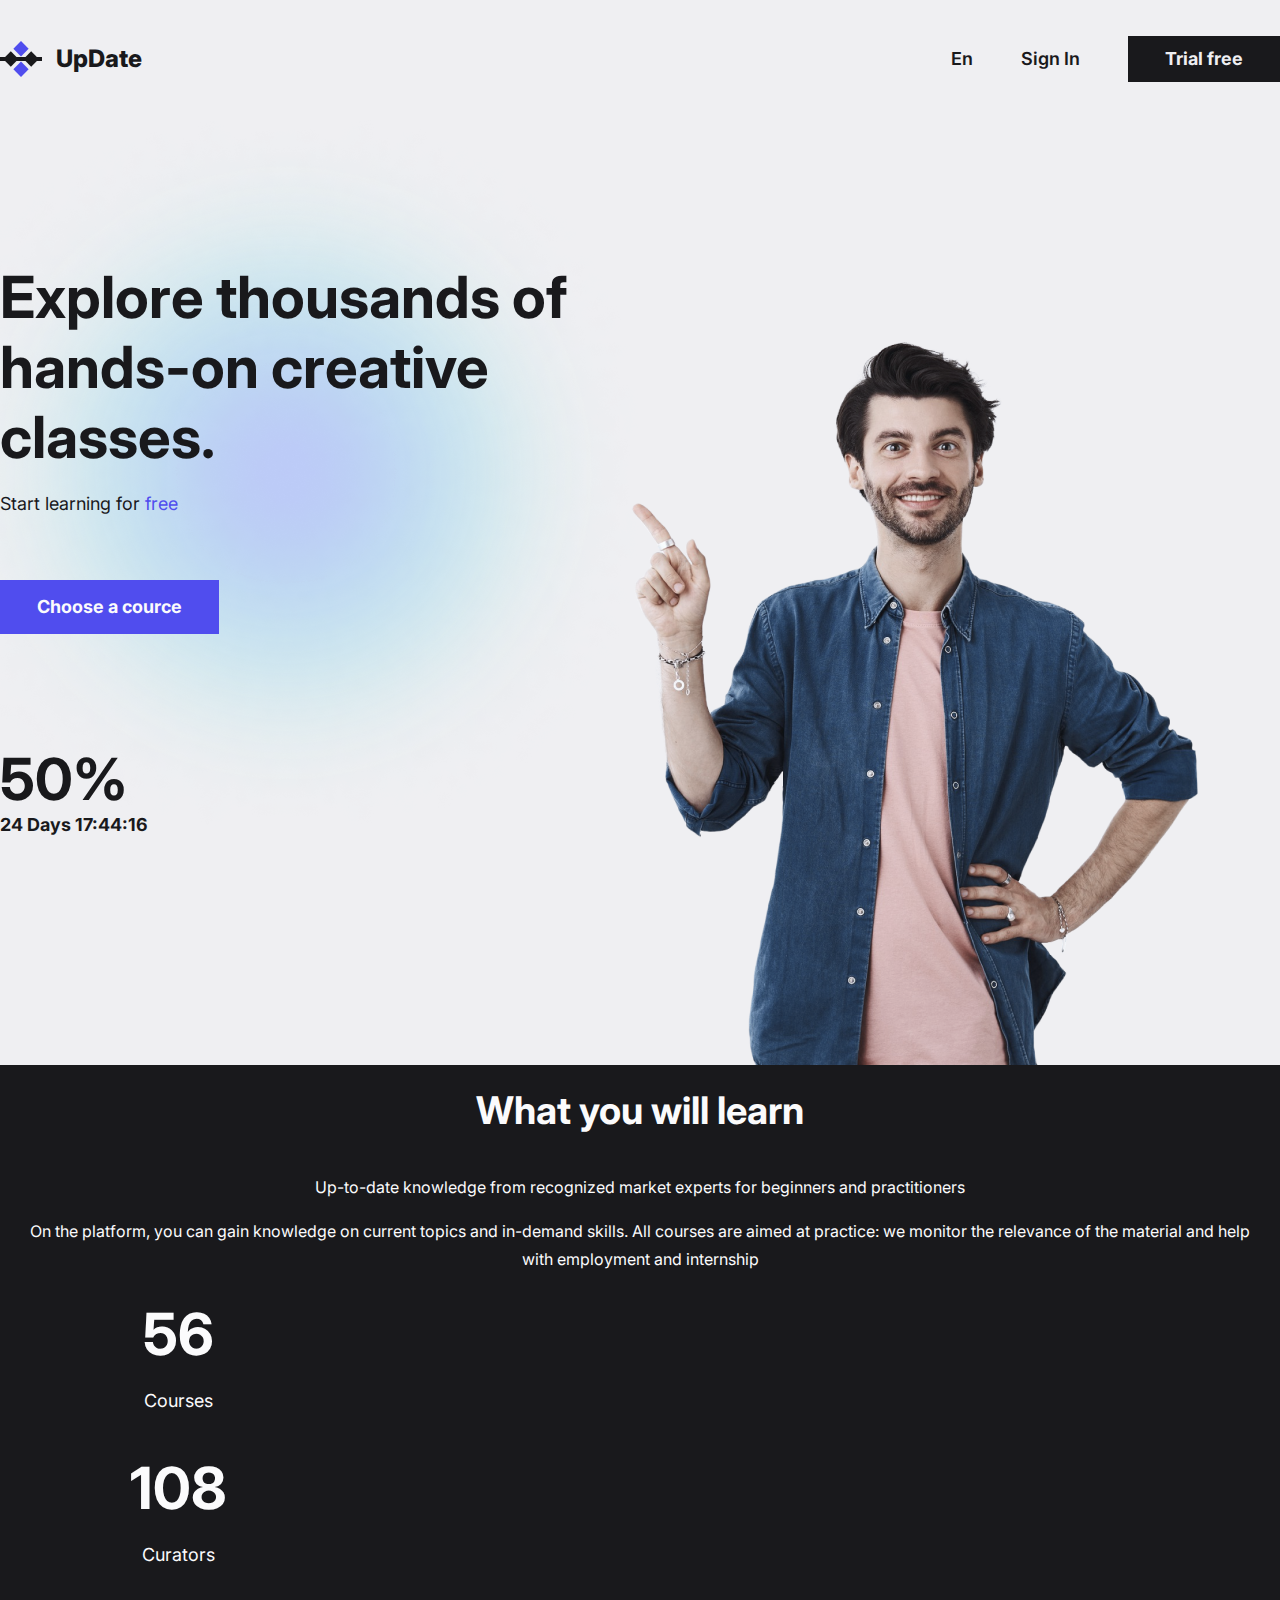
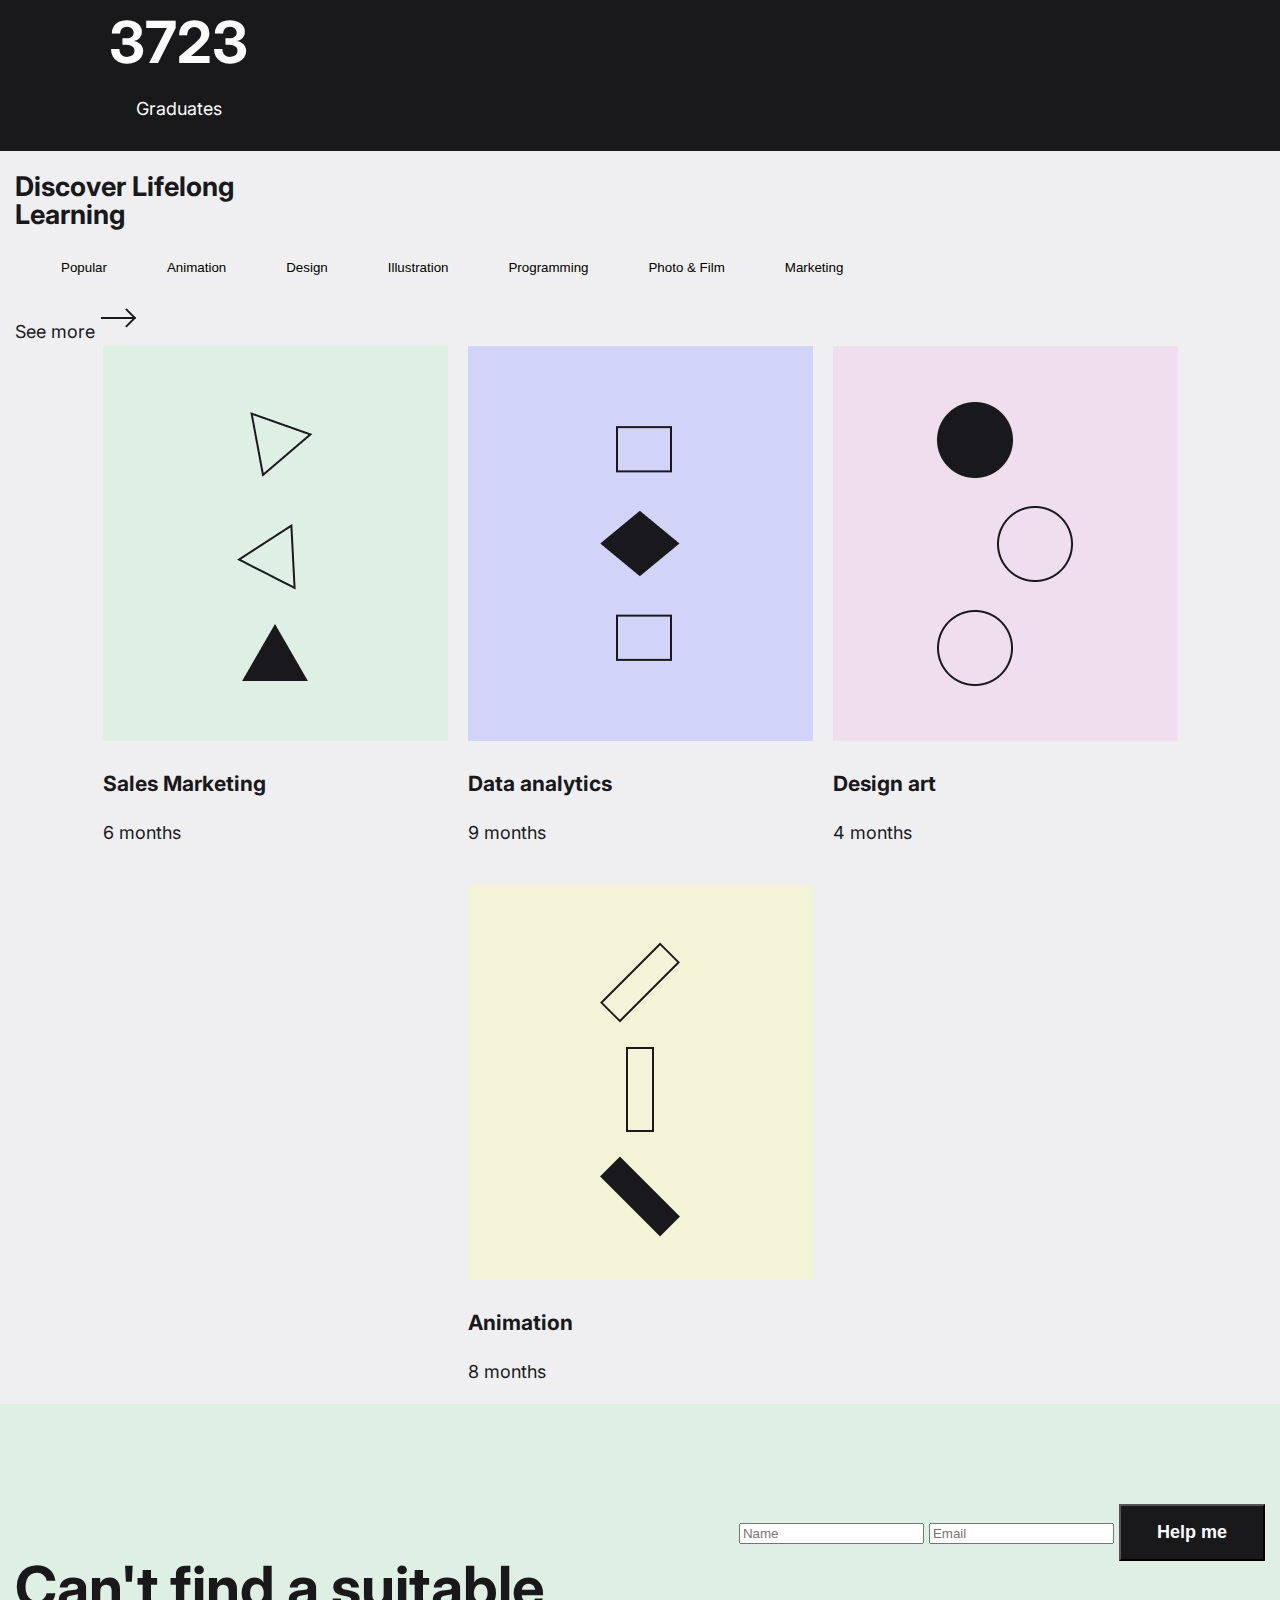
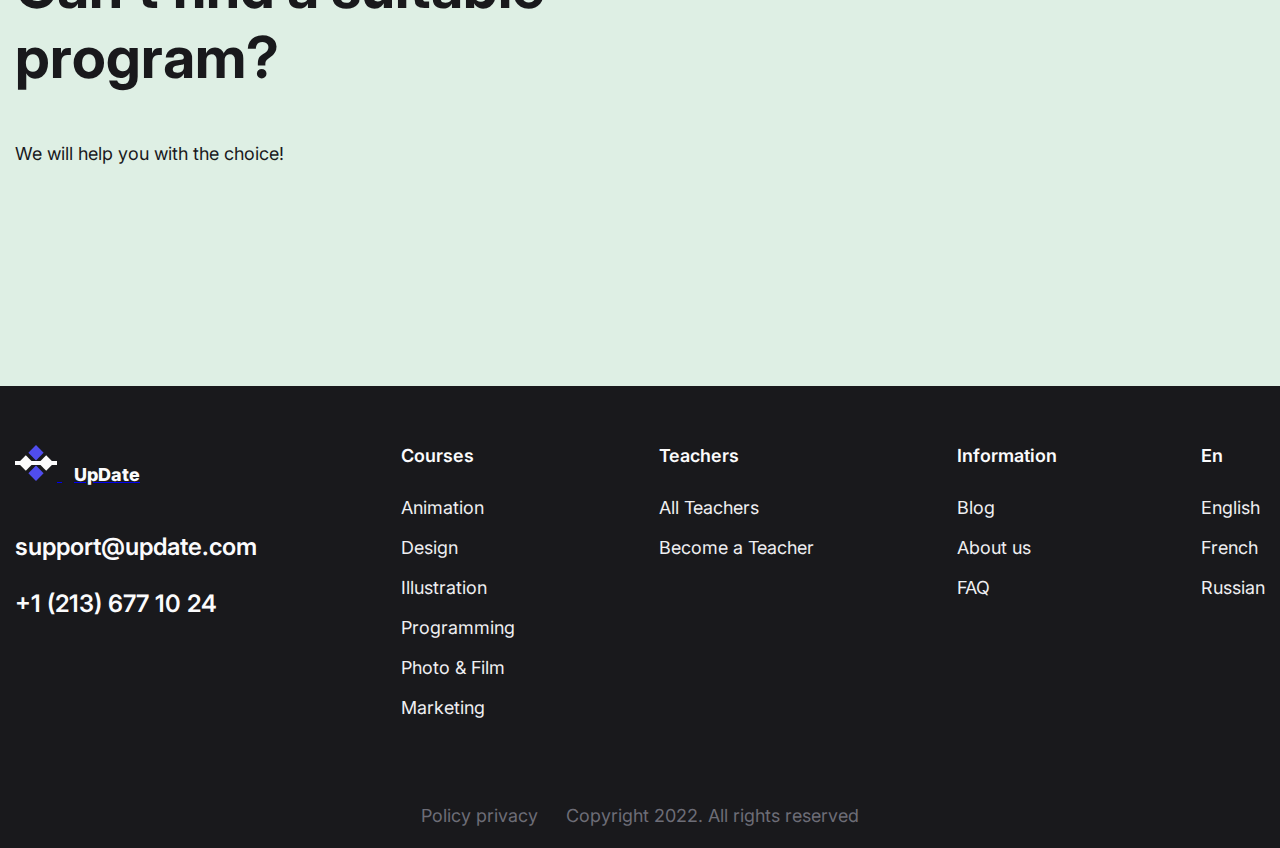
<file: index.html>
<!DOCTYPE html>
<html lang="en">
  <head>
    <meta charset="UTF-8" />
    <meta name="viewport" content="width=device-width, initial-scale=1.0" />
    <link rel="preconnect" href="https://fonts.googleapis.com" />
    <link rel="preconnect" href="https://fonts.gstatic.com" crossorigin />
    <link
      href="https://fonts.googleapis.com/css2?family=Inter:wght@400;600;700;800&display=swap"
      rel="stylesheet"
    />

    <link rel="stylesheet" href="style/style.css" />
    <title>Document</title>
  </head>
  <body>
    <header class="container header">
      <div class="header__box">
        <a class="logo" href="index.html">
          <img src="img/logo.svg" alt="logo" />
          UpDate
        </a>
        <nav class="nav">
          <ul class="nav__list">
            <li>
              <a class="link" href="#">Courses</a>
            </li>
            <li>
              <a class="link" href="#">Teachers</a>
            </li>
            <li>
              <a class="link" href="#">Blog</a>
            </li>
          </ul>
        </nav>
      </div>
      <div class="btn-box">
        <a class="header__link" href="#"> En </a>
        <a class="header__link" href="#"> Sign In </a>
        <a class="header__btn" href="#"> Trial free</a>
      </div>
    </header>
    <main>
      <section class="offer container">
        <div class="offer__holder">
          <h1 class="offer__title">
            Explore thousands of hands-on creative classes.
          </h1>
          <p class="offer__description">
            Start learning for <a class="link link-blue" href="#">free</a>
          </p>
          <div class="button" role="button">Choose a cource</div>

          <p class="offer__sale">50%</p>

          <p class="offer__time">
            <time> 24 Days 17:44:16 </time>
          </p>
        </div>
        <ul class="offer__list">
          <li class="offer__marketer offer__item">Marketer</li>
          <li class="offer__illustrator offer__item">Illustrator</li>
          <li class="offer__animator offer__item">Animator</li>
          <li class="offer__programmer offer__item">Programmer</li>
          <li class="offer__designer offer__item">Designer</li>
          <li class="offer__photographer offer__item">Photographer</li>
        </ul>
      </section>
      <section class="learn">
        <div class="learn-container container">
          <div class="learn__text">
            <h2 class="learn__title">What you will learn</h2>
            <p class="learn__description">
              Up-to-date knowledge from recognized market experts for beginners
              and practitioners
            </p>
            <p class="learn__description">
              On the platform, you can gain knowledge on current topics and
              in-demand skills. All courses are aimed at practice: we monitor
              the relevance of the material and help with employment and
              internship
            </p>
          </div>
          <div class="learn__counters">
            <div class="learn__counter-item">
              <p class="learn__counter-number">56</p>
              <p class="learn__counter-description">Courses</p>
            </div>
            <div class="learn__counter-item">
              <p class="learn__counter-number">108</p>
              <p class="learn__counter-description">Curators</p>
            </div>
            <div class="learn__counter-item">
              <p class="learn__counter-number">3723</p>
              <p class="learn__counter-description">Graduates</p>
            </div>
          </div>
        </div>
      </section>
      <section class="discover container">
        <h2 class="discover__title">
          Discover Lifelong<br />
          Learning
        </h2>
        <ul class="discover__list">
          <li>
            <button class="discover__button">Popular</button>
          </li>
          <li>
            <button class="discover__button">Animation</button>
          </li>
          <li>
            <button class="discover__button">Design</button>
          </li>
          <li>
            <button class="discover__button">Illustration</button>
          </li>
          <li>
            <button class="discover__button">Programming</button>
          </li>
          <li>
            <button class="discover__button">Photo & Film</button>
          </li>
          <li>
            <button class="discover__button">Marketing</button>
          </li>
        </ul>
        <a class="link" href="#"
          >See more
          <img src="img/see_more_arrow.svg" alt="See more" />
        </a>

        <div class="discover__cards">
          <article class="discover__card-item">
            <img src="img/card-img-1.jpg" alt="Sales Marketing" />
            <h3 class="discover__card-title" tabindex="0">Sales Marketing</h3>
            <p class="discover__card-length">6 months</p>
          </article>
          <article class="discover__card-item">
            <img src="img/card-img-2.jpg" alt="Data analytics" />
            <h3 class="discover__card-item">Data analytics</h3>
            <p class="discover__card-length">9 months</p>
          </article>
          <article class="discover__card-item">
            <img src="img/card-img-3.jpg" alt="Design art" />
            <h3 class="discover__card-title" tabindex="0">Design art</h3>
            <p class="discover__card-length">4 months</p>
          </article>
          <article class="discover__card-item">
            <img src="img/card-img-4.jpg" alt="Animation" />
            <h3 class="discover__card-title" tabindex="0">Animation</h3>
            <p class="discover__card-length">8 months</p>
          </article>
        </div>
      </section>
      <section class="find-program">
        <div class="find-program-container container">
          <div class="find-program__text">
            <h2 class="find-program__title">
              Can't find a suitable<br />
              program?
            </h2>
            <p class="find-program___description">
              We will help you with the choice!
            </p>
          </div>
          <form action="https://fom.in.ua/echo" class="find-program__form">
            <input type="text" name="name" placeholder="Name" required />
            <input type="email" name="email" placeholder="Email" required />
            <button class="find-program__button">Help me</button>
          </form>
        </div>
      </section>
    </main>
    <footer class="footer">
      <div class="footer__container container">
        <div class="footer__logo">
          <a href="index.html">
            <img
              class="footer__logo-image"
              src="img/footer-logo.svg"
              alt="logo"
            />
            <span>UpDate</span>
          </a>
          <div class="footer__info">
            <a class="footer__email" href="mailto:support@update.com"
              >support@update.com</a
            >
            <a class="footer___phone" href="tel:12136771024"
              >+1 (213) 677 10 24</a
            >
          </div>
        </div>

        <div class="sitemap">
          <h6 class="sitemap__title">Courses</h6>
          <ul class="sitemap__list">
            <li>
              <a class="footer__link" href="#">Animation</a>
            </li>
            <li>
              <a class="footer__link" href="#">Design</a>
            </li>
            <li>
              <a class="footer__link" href="#">Illustration</a>
            </li>
            <li>
              <a class="footer__link" href="#">Programming</a>
            </li>
            <li>
              <a class="footer__link" href="#">Photo & Film</a>
            </li>
            <li>
              <a class="footer__link" href="#">Marketing</a>
            </li>
          </ul>
        </div>
        <div class="sitemap">
          <h6 class="sitemap__title">Teachers</h6>
          <ul class="sitemap__list">
            <li>
              <a class="footer__link" href="#">All Teachers</a>
            </li>
            <li>
              <a class="footer__link" href="#">Become a Teacher</a>
            </li>
          </ul>
        </div>
        <div class="sitemap">
          <h6 class="sitemap__title">Information</h6>
          <ul class="sitemap__list">
            <li>
              <a class="footer__link" href="#">Blog</a>
            </li>
            <li>
              <a class="footer__link" href="#">About us</a>
            </li>
            <li>
              <a class="footer__link" href="#">FAQ</a>
            </li>
          </ul>
        </div>
        <div class="sitemap">
          <h6 class="sitemap__title">En</h6>
          <ul class="sitemap__list">
            <li>
              <a class="footer__link" href="#">English</a>
            </li>
            <li>
              <a class="footer__link" href="#">French</a>
            </li>
            <li>
              <a class="footer__link" href="#">Russian</a>
            </li>
          </ul>
        </div>
      </div>
      <div class="copyright">
        <a class="copyright__link" href="">Policy privacy</a>
        <p>Copyright 2022. All rights reserved</p>
      </div>
    </footer>
  </body>
</html>
</file>
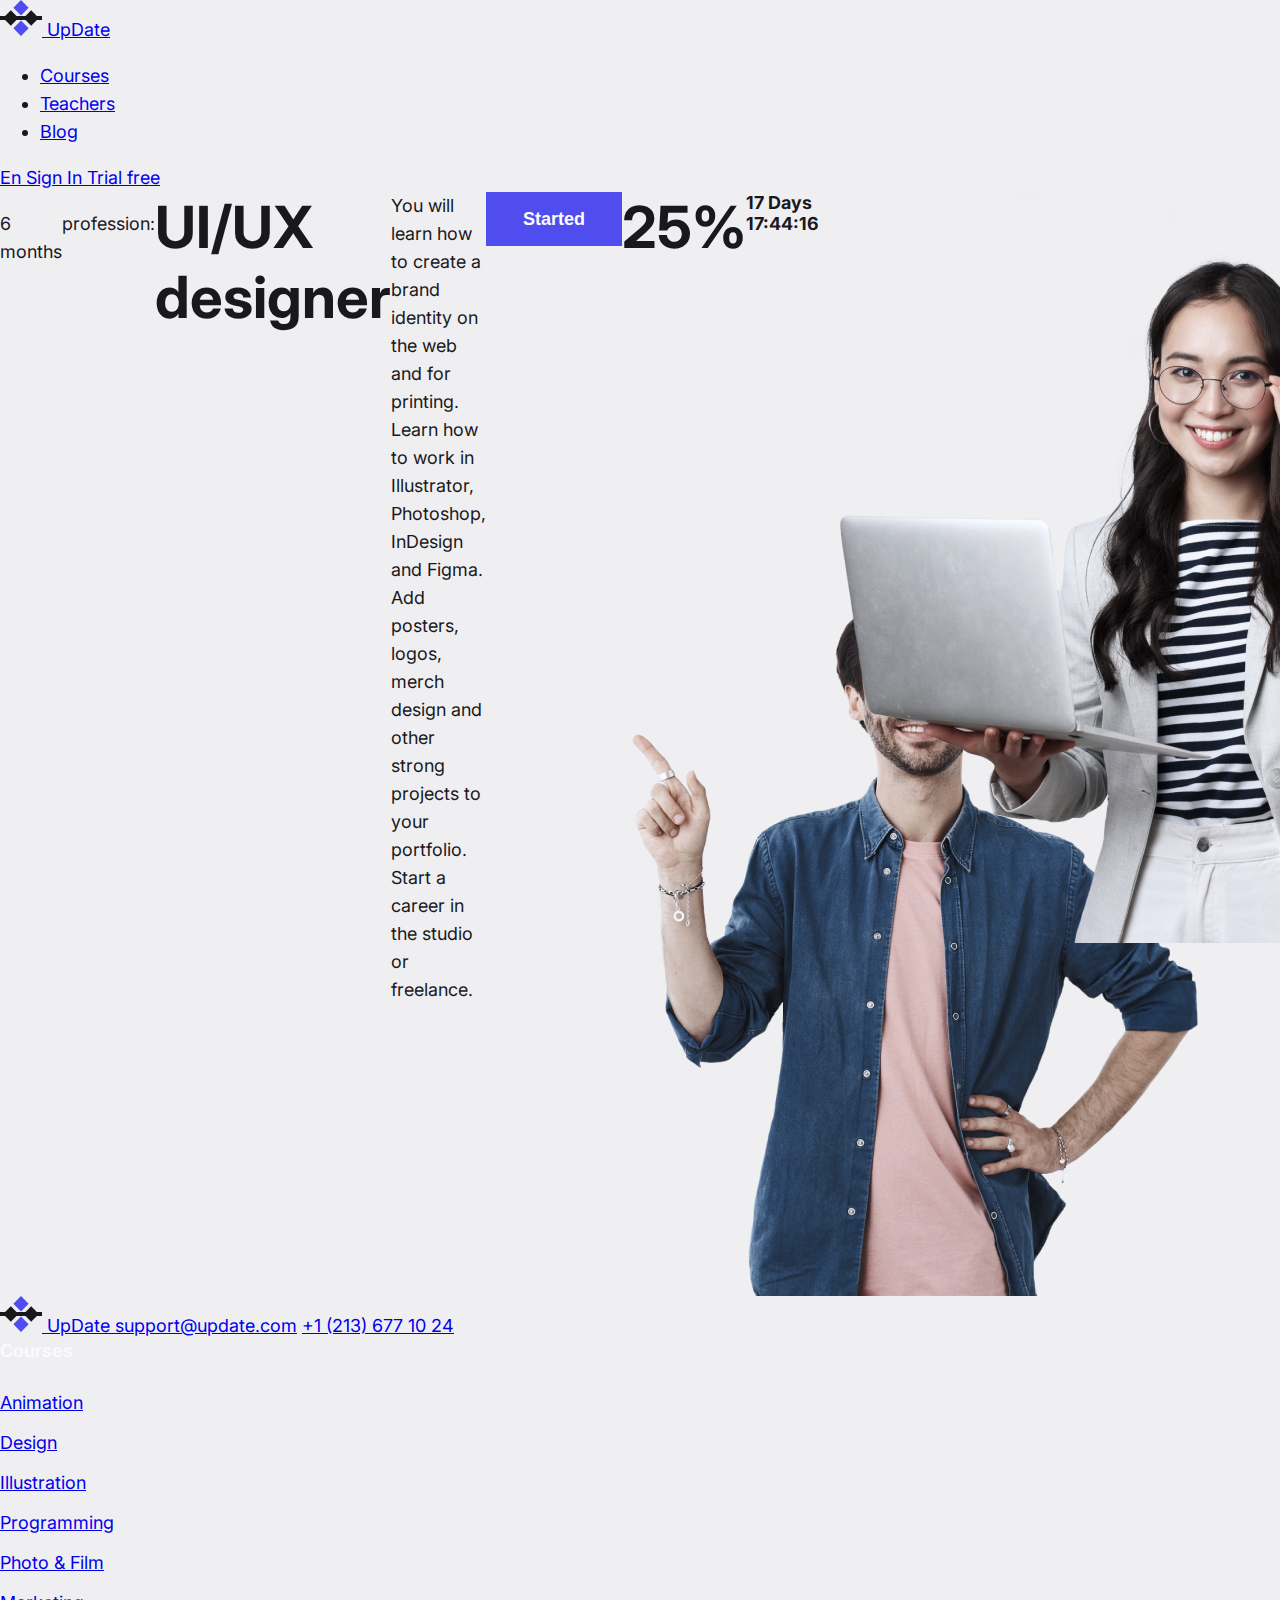
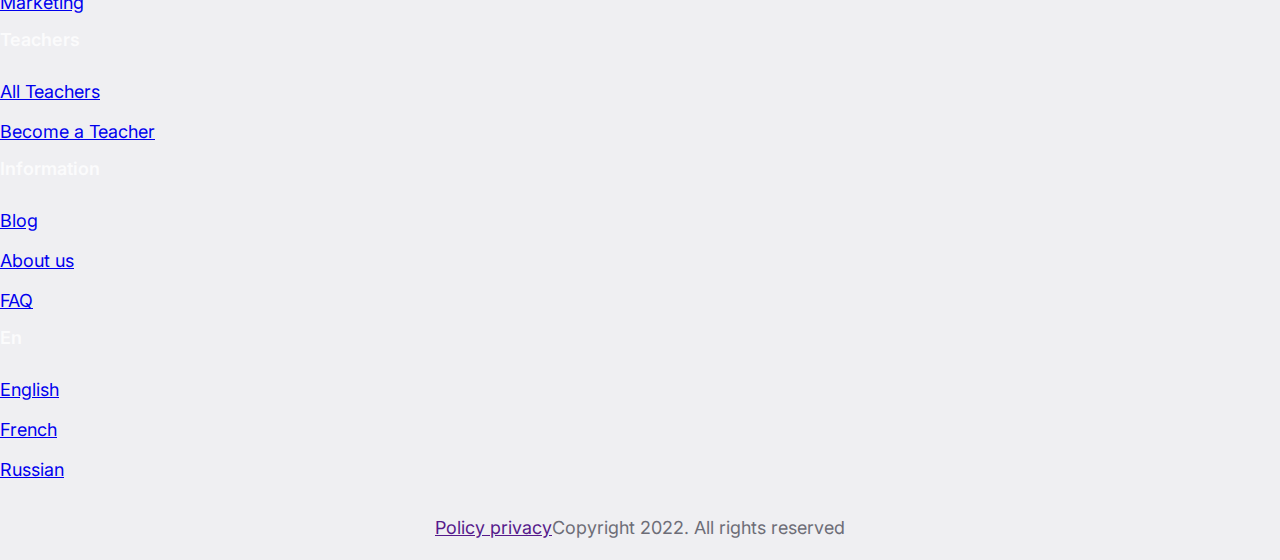
<file: courses.html>
<!DOCTYPE html>
<html lang="en">
<head>
    <meta charset="UTF-8">
    <meta name="viewport" content="width=device-width, initial-scale=1.0">
    <link rel="preconnect" href="https://fonts.googleapis.com">
    <link rel="preconnect" href="https://fonts.gstatic.com" crossorigin>
    <link href="https://fonts.googleapis.com/css2?family=Inter:wght@400;600;700;800&display=swap" rel="stylesheet">
    <link rel="stylesheet" href="style/style.css">
    <title>Document</title>
</head>
<body>
    <header>
        <a href="index.html">
            <img src="img/logo.svg" alt="logo">
            UpDate
        </a>
        <ul>
            <li>
                <a href="#">Courses</a>
            </li>
            <li>
                <a href="#">Teachers</a>
            </li>
            <li>
                <a href="#">Blog</a>
            </li>
        </ul>

        <a href="#">
            En
        </a>
        <a href="#">
            Sign In
        </a>
        <a href="#">
            
            Trial free</a>
    </header>
    <main>
        <section class="offer">
            <p class="duration">6 months</p>
            <p class="profession">profession:</p>
            <h1 class="offer__title">UI/UX designer</h1>
            <p class="offer__description">
                You will learn how to create a brand identity on the web and for printing. Learn how to work in Illustrator, Photoshop, InDesign and Figma.
                    Add posters, logos, merch design and other strong projects to your portfolio. Start a career in the studio or freelance.
            </p>
            <button class="button">Started</button>

            <p class="offer__sale">25%</p>

            <p class="offer__time">
                <time>
                    17 Days 17:44:16
                </time>
            </p>
            <ul class="offer__list">
                <li>ProtoPie</li>
                <li>Miro</li>
                <li>InVision</li>
                <li>Photoshop</li>
                <li>Figma</li>
                <li>Illustrator</li>   
            </ul>
            <div class="offer__courses-photo">
                <img src="img/courses-bg.png" alt="courses photo">
            </div>
        </section>
    </main>
    <footer>
        <div>
            <a href="index.html">
                <img src="img/logo.svg" alt="logo">
                UpDate
            </a>
            <a href="mailto:support@update.com">support@update.com</a>
            <a href="tel:12136771024">+1 (213) 677 10 24</a>
        </div>

        <div class="sitemap">
            <h6 class="sitemap__title">Courses</h6>
            <ul class="sitemap__list">
                <li>
                    <a href="#">Animation</a>
                </li>
                <li>
                    <a href="#">Design</a>
                </li>
                <li>
                    <a href="#">Illustration</a>
                </li>
                <li>
                    <a href="#">Programming</a>
                </li>
                <li>
                    <a href="#">Photo & Film</a>
                </li>
                <li>
                    <a href="#">Marketing</a>
                </li>
            </ul>
        </div>
        <div class="sitemap">
            <h6 class="sitemap__title">Teachers</h6>
            <ul class="sitemap__list">
            <li>
                <a href="#">All Teachers</a>
            </li>
            <li>
                <a href="#">Become a Teacher</a>
            </li>
            </ul>
        </div>
        <div class="sitemap">
            <h6 class="sitemap__title">Information</h6>
            <ul class="sitemap__list">
                <li>
                    <a href="#">Blog</a>
                </li>
                <li>
                    <a href="#">About us</a>
                </li>
                <li>
                    <a href="#">FAQ</a>
                </li>
        
            </ul>
        </div>
        <div class="sitemap">
            <h6 class="sitemap__title">En</h6>
            <ul class="sitemap__list">
                <li>
                    <a href="#">English</a>
                </li>
                <li>
                    <a href="#">French</a>
                </li>
                <li>
                    <a href="#">Russian</a>
                </li>
            </ul>
        </div>
        <div class="copyright">
            <a href="">Policy privacy</a>
            <p>Copyright 2022. All rights reserved</p>
        </div>
    </footer>
</body>
</html>
</file>
<file: style/style.css>
body {
  background-color: #efeff2;
  margin: 0;
  color: #19191c;
  font: 400 18px/28px Inter, sans-serif;
}
.container {
  padding: 0 15px;
  max-width: 1440px;
  margin: 0 auto;
}
.none {
  display: none !important;
}
.header {
  display: flex;
  padding: 36px 0 0;
  justify-content: space-between;
}
.header__box {
  display: flex;
  align-items: center;
  gap: 68px;
}
.nav__list {
  display: flex;
  list-style: none;
  gap: 48px;
  padding: 0;
  margin: 0;
  font-size: 18px;
  line-height: 22px;
  font-weight: 600;
}
.link {
  color: #19191c;
  text-decoration: none;
}
.btn-box {
  display: flex;
  gap: 48px;
  align-items: center;
}
.logo {
  font-weight: 800;
  font-size: 24px;
  line-height: 30px;
  display: flex;
  align-items: center;
  gap: 14px;
  color: #19191c;
  text-decoration: none;
}
.header__link {
  color: #19191c;
  font-size: 18px;
  line-height: 22px;
  font-weight: 600;
  text-decoration: none;
}
.header__btn {
  background: #19191c;
  color: #efeff2;
  padding: 12px 37px;
  font-size: 18px;
  line-height: 22px;
  font-weight: 700;
  text-decoration: none;
}
.offer {
  display: flex;
  justify-content: space-between;
  align-items: flex-start;
  padding: 0 0 230px;
  background: url(../img/bg.png) 100% 100% no-repeat;
}
.offer__holder {
  width: 648px;
  padding-top: 180px;
  background: url(../img/bg01.png) 100% 100% no-repeat;
}
.offer__link {
  font-weight: 700;
  text-decoration: none;
  color: #504dee;
}
.offer__title {
  font-size: 58px;
  line-height: 70px;
  font-weight: 700;
  margin: 0 0 18px;
}
.offer__description {
  font-size: 18px;
  line-height: 28px;
  margin: 0 0 62px;
}
.link-blue {
  color: #504dee;
}
.button {
  display: inline-block;
  background: #504dee;
  color: #fbfbfc;
  border: none;
  padding: 16px 37px;
  font-size: 18px;
  font-weight: 700;
  line-height: 22px;
  margin: 0 0 110px;
}
.offer__sale {
  font-size: 58px;
  font-weight: 700;
  line-height: normal;
  margin: 0;
}
.offer__time {
  font-size: 18px;
  font-weight: 700;
  line-height: normal;
  margin: 0;
}
.offer__list {
  align-items: flex-end;
  list-style: none;
  padding: 0;
  margin: 0;
  position: relative;
}
.offer__item {
  position: absolute;
  border: 2px solid #19191c;
  padding: 16px 36px;
  font-weight: 600;
  font-size: 18px;
  line-height: 28px;
}
.offer__marketer {
  position: absolute;
  top: 195px;
  right: 20px;
}
.offer__illustrator {
  top: 74px;
  right: 293px;
}
.offer__animator {
  top: 170px;
  left: -680px;
}
.offer__programmer {
  top: 341px;
  left: -848px;
}
.offer__designer {
  top: 526px;
  left: -997px;
}
.offer__photographer {
  top: 702px;
  left: -882px;
}
.learn {
  background: #19191c;
  color: #fbfbfc;
  padding: 168px 0;
}
.learn-container {
  display: flex;
  justify-content: space-between;
}
.learn__text {
  width: 588px;
}
.learn__title {
  font-size: 58px;
  font-weight: 700;
  line-height: 70px;
  margin: 0 0 28px;
}
.learn__description {
  font-size: 18px;
  font-weight: 400;
  line-height: 28px;
}
.learn__counters {
  display: flex;
  gap: 86px;
}
.learn__counter-number {
  font-size: 58px;
  line-height: 70px;
  font-weight: 700;
}
.learn__counter-description {
  font-size: 18px;
  font-weight: 400;
  line-height: 28px;
}
.discover__title {
  width: 594px;
}
.discover__list {
  display: flex;
  align-items: flex-start;
  list-style: none;
  color: #19191c;
  font-size: 18px;
  font-weight: 400;
  line-height: 28px;
  gap: 48px;
}
.discover__button {
  border: none;
}
.discover__cards {
  display: flex;
  justify-content: center;
  gap: 20px;
}
.find-program {
  background: #deefe4;
  padding-top: 100px;
  padding-bottom: 200px;
}
.find-program-container {
  display: flex;
  justify-content: space-between;
}
.find-program__title {
  color: #19191c;
  font-size: 58px;
  font-weight: 700;
  line-height: normal;
}
.find-program___description {
  color: #19191c;
  font-size: 18px;
  font-weight: 400;
  line-height: 28px;
}
.find-program__button {
  padding: 16px 36px;
  background: #19191c;
  color: #fbfbfc;
  font-size: 18px;
  font-weight: 700;
  line-height: normal;
}
.footer {
  background: #19191c;
  color: #efeff2;
  padding-top: 59px;
}
.footer__container {
  display: flex;
  justify-content: space-between;
  margin-bottom: 50px;
}
.footer__info {
  display: flex;
  flex-direction: column;
  font-size: 24px;
  font-weight: 600;
  line-height: normal;
  gap: 28px;
}
.footer__logo {
  color: #fbfbfc;
}
.footer__logo-image {
  width: 42px;
  height: 36px;
  gap: 12px;
}
.footer__logo span {
  color: #fbfbfc;
  font-size: 18px;
  font-weight: 800;
  line-height: normal;
  margin-left: 12px;
}
.footer__info {
  padding-top: 43px;
}
.footer__info a {
  color: #fbfbfc;
  text-decoration: none;
}
.sitemap__title {
  color: #fbfbfc;
  font-size: 18px;
  font-weight: 600;
  line-height: normal;
  margin: 0;
  padding-bottom: 28px;
}
.sitemap__list {
  list-style: none;
  padding: 0;
  margin: 0;
}
.sitemap__list li {
  margin-bottom: 12px;
}
.footer__link {
  color: #efeff2;
  font-size: 18px;
  font-weight: 400;
  line-height: 28px;
  text-decoration: none;
}
.copyright {
  display: flex;
  justify-content: center;
  align-items: center;
  color: #6d6d77;
  font-size: 18px;
  font-weight: 400;
  line-height: 28px;
}
.copyright__link {
  color: #6d6d77;
  text-decoration: none;
  margin-right: 28px;
}

@media screen and (max-width: 1439px) {
  .nav {
    display: none;
  }
  .offer__list {
    display: none;
  }
  .discover__list {
    flex-wrap: wrap;
  }
  .discover__cards {
    flex-wrap: wrap;
  }
  .learn {
    padding: 10px 0;
  }
  .learn__counter-item {
    flex: 1 1 100%;
  }
  .learn__counters {
    flex-wrap: wrap;
    gap: 10px;
    text-align: center;
  }
  .learn-container {
    flex-wrap: wrap;
  }
  .learn__counter-number {
    margin: 10px 0;
  }
  .learn__text {
    width: auto;
    text-align: center;
  }
  .learn__title {
    font-size: 38px;
  }
  .learn__description {
    font-size: 16px;
  }
}

@media screen and (max-width: 760px) {
  .offer__holder {
    width: auto;
    padding-top: 60px;
    background: none;
  }
  .offer__title {
    font-size: 38px;
    margin: 0;
  }
  .find-program-container {
    flex-direction: column;
  }
  .find-program__title {
    font-size: 38px;
  }
  .footer__container {
    flex-wrap: wrap;
  }
}

@media screen and (max-width: 480px) {
  .header {
    flex-direction: column;
    align-items: center;
  }
  .header__box {
    padding-bottom: 10px;
  }
  .sitemap {
    display: none;
  }
}
</file>
